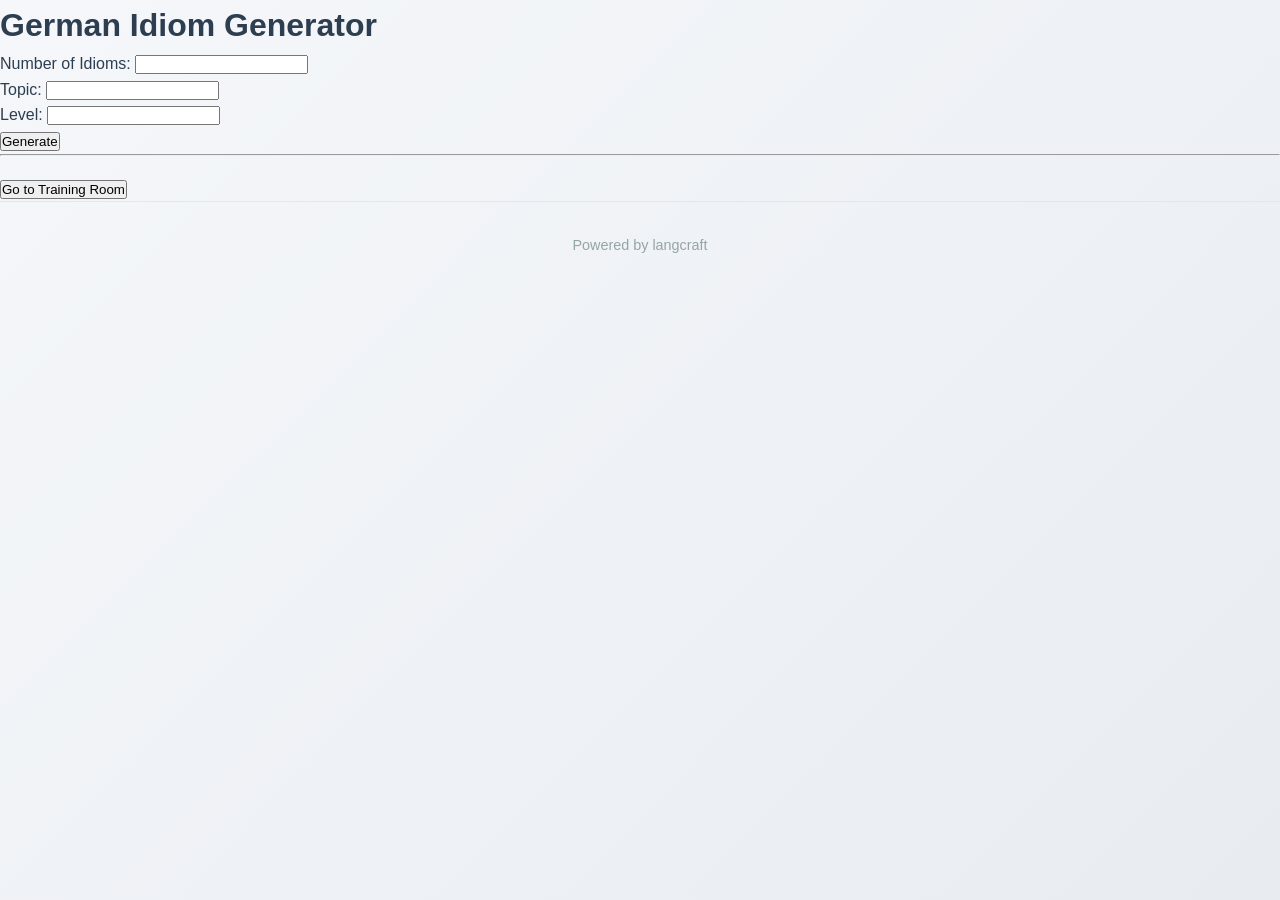
<file: templates/index.html>
<!DOCTYPE html>
<html>
<head>
    <title>German Idiom Game</title>
    <link rel="stylesheet" href="/static/style_2.css">
</head>
<body>
    <h1>German Idiom Generator</h1>

    <!-- Idiom Generation Form -->
    <form id="idiom-form">
        <label for="nbr_idioms">Number of Idioms:</label>
        <input type="number" id="nbr_idioms" name="nbr_idioms" required><br>

        <label for="topic">Topic:</label>
        <input type="text" id="topic" name="topic" required><br>

        <label for="level">Level:</label>
        <input type="text" id="level" name="level" required><br>

        <button type="submit">Generate</button>
    </form>

    <hr>

    <!-- Result: Idioms -->
    <div id="result"></div>

    <!-- Evaluation Form
    <div id="evaluation-section" style="display:none;"
        <h2>Your turn</h2>
        <form id="eval-form">
            <label for="idiom">Choose an idiom</label>
            <textarea id="idiom" name="idiom" rows="1" cols="40" required></textarea><br>

            <label for="user_sentence">Your Sentence:</label>
            <textarea id="user_sentence" name="user_sentence" rows="3" cols="40" required></textarea><br>

            <button type="submit">Evaluate</button>
        </form>
        <div id="feedback"></div>
        Go to Training Room button
        <div id="training-room-link" style="display:block; margin-top: 20px;">
            <a href="/templates/training.html">
                <button type="button">Go to Training Room</button>
            </a>
        </div>
    </div> -->

    <script>
        const idiomForm = document.getElementById("idiom-form");
        const evalSection = document.getElementById("evaluation-section"); // Make sure this element exists

        function typeText(text, elementId, speed = 30) {
            const element = document.getElementById(elementId);
            element.innerText = "";
            let i = 0;
            function typeChar() {
                if (i < text.length) {
                    element.innerText += text.charAt(i);
                    i++;
                    setTimeout(typeChar, speed);
                }
            }
            typeChar();
        }

        idiomForm.addEventListener("submit", async function(e) {
            e.preventDefault();

            const res = await fetch("/generate_idioms", {
                method: "POST",
                headers: { "Content-Type": "application/json" },
                body: JSON.stringify({
                    nbr_idioms: document.getElementById("nbr_idioms").value,
                    topic: document.getElementById("topic").value,
                    level: document.getElementById("level").value
                })
            });
            const data = await res.json();
            const idiomsText = data.idioms;
            // Type out the idioms with a typing effect
            typeText(idiomsText, "result", 20);
            // Show evaluation section if necessary
            evalSection.style.display = "block";
        });
    </script>
    
    <div id="training-room-link" style="display:block; margin-top: 20px;">
        <a href="/training">
            <button type="button">Go to Training Room</button>
        </a>
    </div>
</body>
<footer class="footer">Powered by langcraft</footer>
</html>
</file>
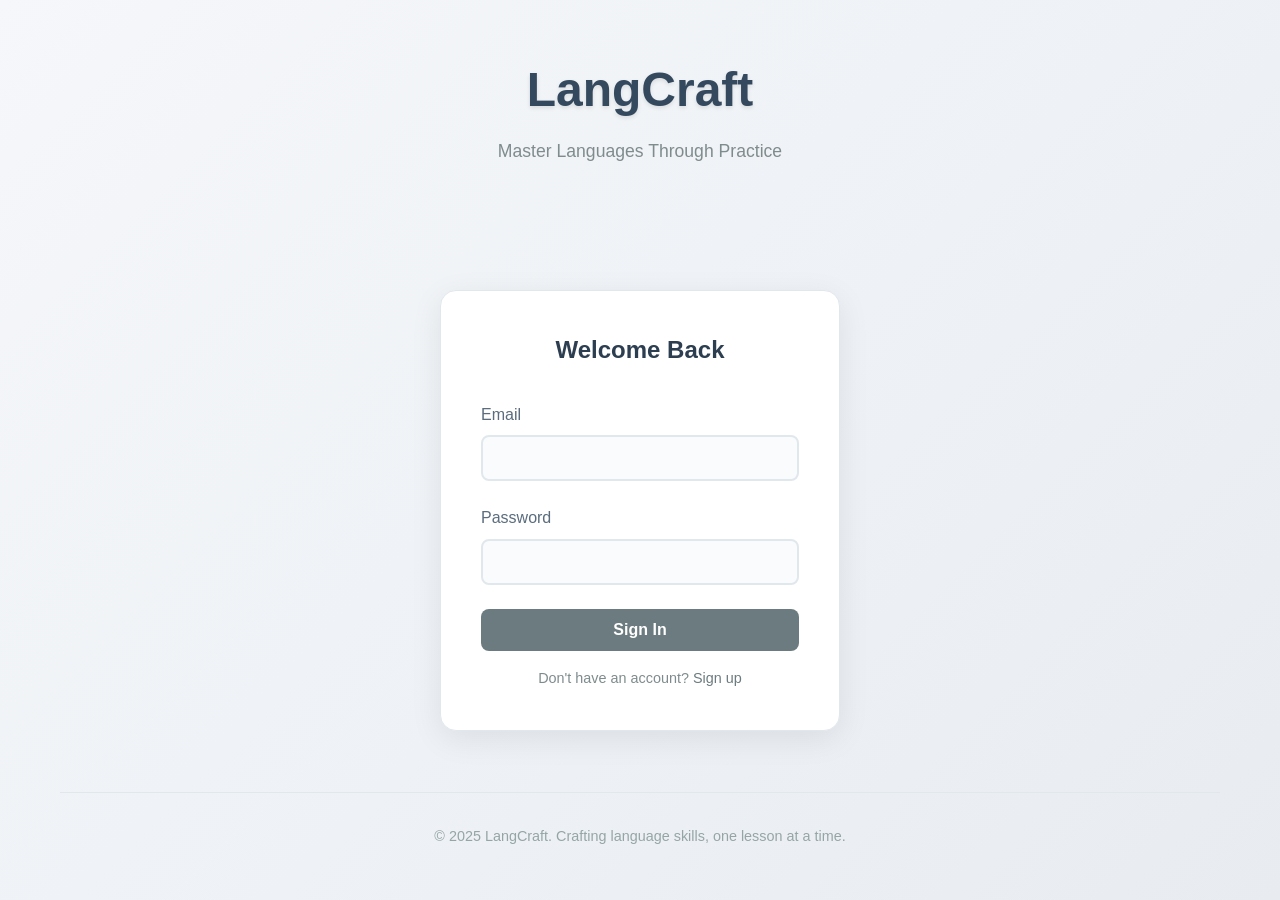
<file: templates/frontpage.html>
<!DOCTYPE html>
<html lang="en">
<head>
    <meta charset="UTF-8">
    <meta name="viewport" content="width=device-width, initial-scale=1.0">
    <title>LangCraft - Master Languages Through Practice</title>
    <link rel="stylesheet" href="/static/style_2.css">
</head>
<body>
    <div class="container">
        <!-- Header -->
        <header class="header">
            <div class="logo">
                <h1>LangCraft</h1>
                <p class="tagline">Master Languages Through Practice</p>
            </div>
        </header>

        <!-- Login Section -->
        <section class="login-section" id="loginSection">
            <div class="login-card">
                <h2>Welcome Back</h2>
                <form class="login-form" id="loginForm">
                    <div class="form-group">
                        <label for="email">Email</label>
                        <input type="email" id="email" name="email" required>
                    </div>
                    <div class="form-group">
                        <label for="password">Password</label>
                        <input type="password" id="password" name="password" required>
                    </div>
                    <button type="submit" class="btn btn-primary">Sign In</button>
                    <p class="form-footer">
                        Don't have an account? <a href="#" class="link">Sign up</a>
                    </p>
                </form>
            </div>
        </section>

        <!-- Main App Interface -->
        <main class="main-app" id="mainApp" style="display: none;">
            <div class="welcome-section">
                <h2>Welcome to LangCraft</h2>
                <p>Choose your learning path and start crafting your language skills</p>
            </div>

            <div class="craft-grid">
                <div class="craft-card" onclick="navigateToSection('idiom_craft.html')">
                    <div class="craft-icon">💭</div>
                    <h3>Idiom Craft</h3>
                    <p>Master expressions and phrases that bring language to life</p>
                </div>

                <div class="craft-card" onclick="navigateToSection('conversation_craft.html')">
                    <div class="craft-icon">💬</div>
                    <h3>Conversation Craft</h3>
                    <p>Practice real-world dialogues and speaking scenarios</p>
                </div>

                <div class="craft-card" onclick="navigateToSection('pronunciation_craft.html')">
                    <div class="craft-icon">🗣️</div>
                    <h3>Pronunciation Craft</h3>
                    <p>Perfect your accent and speaking clarity</p>
                </div>

                <div class="craft-card" onclick="navigateToSection('words_craft.html')">
                    <div class="craft-icon">📚</div>
                    <h3>Words Craft</h3>
                    <p>Build vocabulary through interactive learning</p>
                </div>

                <div class="craft-card" onclick="navigateToSection('grammar_craft.html')">
                    <div class="craft-icon">⚙️</div>
                    <h3>Grammar Craft</h3>
                    <p>Master the rules that structure language</p>
                </div>

                <div class="craft-card" onclick="navigateToSection('translator.html')">
                    <div class="craft-icon">🌐</div>
                    <h3>Translator</h3>
                    <p>Translate to any language of your choice</p>
                </div>
            </div>

            <div class="user-progress">
                <h3>Your Progress</h3>
                <div class="progress-stats">
                    <div class="stat">
                        <span class="stat-number">0</span>
                        <span class="stat-label">Lessons Completed</span>
                    </div>
                    <div class="stat">
                        <span class="stat-number">0</span>
                        <span class="stat-label">Words Learned</span>
                    </div>
                    <div class="stat">
                        <span class="stat-number">0</span>
                        <span class="stat-label">Day Streak</span>
                    </div>
                </div>
            </div>
        </main>

        <!-- Footer -->
        <footer class="footer">
            <p>&copy; 2025 LangCraft. Crafting language skills, one lesson at a time.</p>
        </footer>
    </div>

    <!-- // Login form handling -->
    <script>
        const loginForm = document.getElementById('loginForm');
        const loginSection = document.getElementById('loginSection');
        const mainApp = document.getElementById('mainApp');

        loginForm.addEventListener('submit', function(e) {
            e.preventDefault();
            
            const email = document.getElementById('email').value;
            const password = document.getElementById('password').value;
            
            // Simple validation (in real app, this would be handled by backend)
            if (email && password) {
                // Simulate successful login
                loginSection.style.display = 'none';
                mainApp.style.display = 'block';
                
                // Optional: Store user session
                sessionStorage.setItem('userLoggedIn', 'true');
                sessionStorage.setItem('userEmail', email);
            }
        });

        // Navigation function
        function navigateToSection(sectionUrl) {
            // Check if user is logged in
            if (sessionStorage.getItem('userLoggedIn') === 'true') {
                window.location.href = sectionUrl;
            } else {
                alert('Please log in to access this section');
            }
        }

        // Check if user is already logged in
        window.addEventListener('load', function() {
            if (sessionStorage.getItem('userLoggedIn') === 'true') {
                loginSection.style.display = 'none';
                mainApp.style.display = 'block';
            }
        });
    </script>
</body>
</html>
</file>
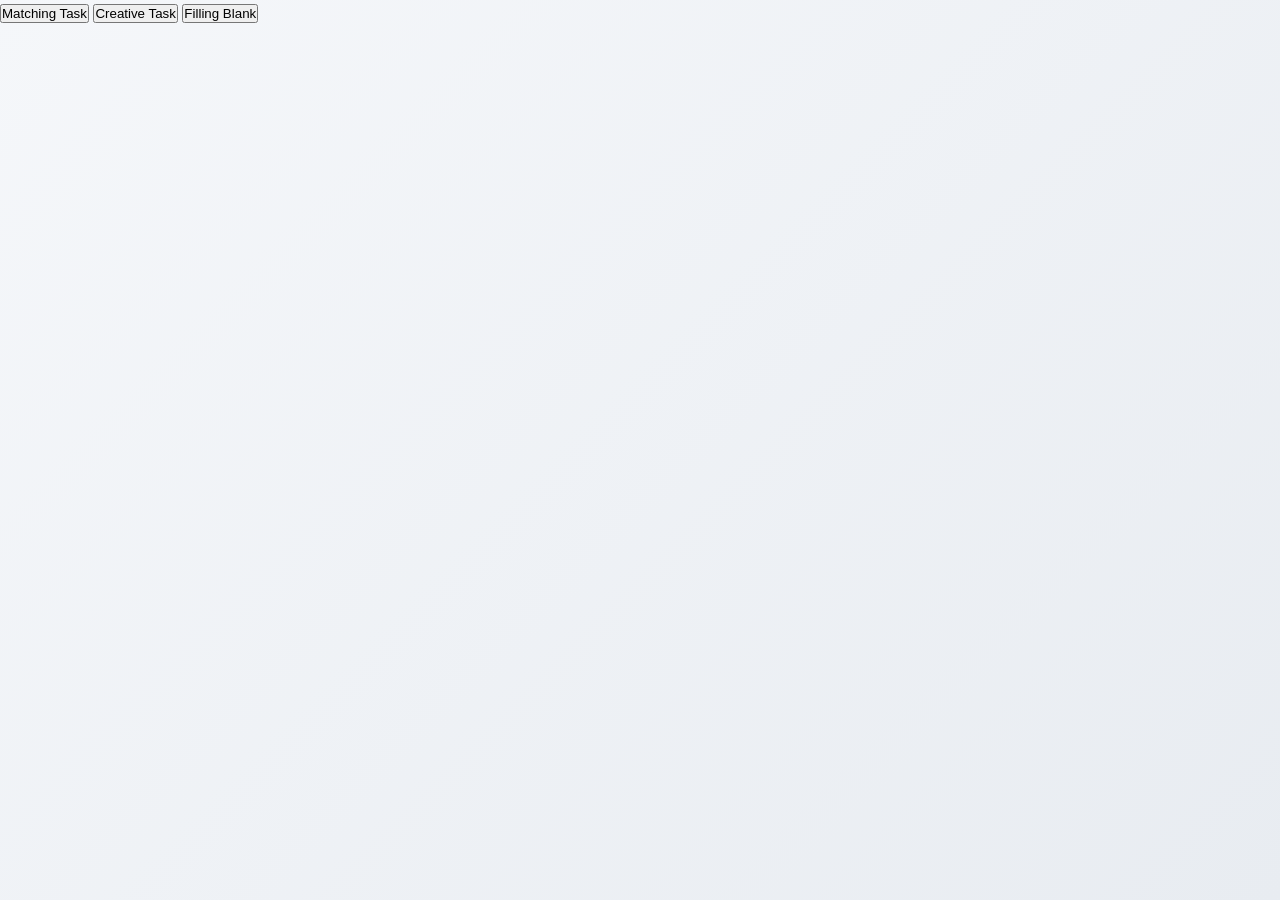
<file: templates/full_training.html>
<!DOCTYPE html>
<html>
<head>
    <title>Training Room - Idiom Games</title>
    <link rel="stylesheet" href="/static/style_2.css">
</head>
<body>
    
  <!-- GAME SELECTOR -->
  <ul id="game-selector">
    <button onclick="loadGame('matching')">Matching Task</button>
    <button onclick="loadGame('creative')">Creative Task</button>
    <button onclick="loadGame('fill')">Filling Blank</button>
  </ul>

  <div id="game-container">

    <!-- MATCHING GAME -->
    <div id="matching-game" class="game" style="display:none;">
      <h3>Matching Task</h3>
      <div id="matching-exercise">Loading...</div>
      <textarea id="matching-answers" rows="5" placeholder="e.g. 1-a\n2-b"></textarea>
      <button onclick="submitMatching()">Submit Matching</button>
      <div id="matching-feedback"></div>
    </div>

    <!-- CREATIVE GAME -->
    <div id="creative-game" class="game" style="display:none;">
      <h3>Creative Task</h3>
      <div id="idioms-list">Loading...</div> 
      <p>Write a short paragraph using at least one idiom.</p>
      <textarea id="creative-input" rows="5"></textarea>
      <button onclick="submitCreative()">Submit Creative</button>
      <div id="creative-feedback"></div>
    </div>

    <!-- FILL-IN-THE-BLANK GAME -->
    <div id="fill-game" class="game" style="display:none;">
      <h3>Fill in the Blank</h3>
      <div id="fill-exercise">Loading...</div>
      <textarea id="fill-answer" rows="4"></textarea>
      <button onclick="submitFill()">Submit Fill</button>
      <div id="fill-feedback"></div>
    </div>
  </div>
    <script>
        function loadGame(type) {
            document.querySelectorAll('.game').forEach(g => g.style.display = 'none');
            document.getElementById(`${type}-game`).style.display = 'block';

            if (type === 'matching') {
            fetch('/matching_exercise', {
                method: 'POST',
                headers: { 'Content-Type': 'application/json' },
                body: JSON.stringify({ session_id: "default" })
            }).then(res => res.json()).then(data => {
                document.getElementById("matching-exercise").innerText = data.exercise || data.error;
            });
            }

            if (type === 'fill') {
            fetch('/filling_exercise', {
                method: 'POST',
                headers: { 'Content-Type': 'application/json' },
                body: JSON.stringify({
                    session_id: "default",
                    user_answer,})
            }).then(res => res.json()).then(data => {
                document.getElementById("fill-exercise").innerText = data.exercise || data.error;
            });
            }

            if (type === 'creative') {
                fetch('/idioms_list', {
                method: 'POST',
                headers: { 'Content-Type': 'application/json' },
                body: JSON.stringify({ session_id: "default" })
            }).then(res => res.json()).then(data => {
                document.getElementById("idioms-list").innerText = data.exercise || data.error;
            });
            }
        }

        function submitMatching() {
            const user_answer = document.getElementById("matching-answers").value.trim();
            fetch('/evaluate_answer', {
            method: 'POST',
            headers: { 'Content-Type': 'application/json' },
            body: JSON.stringify({
                session_id: "default",
                user_answer,
                exercise_type: "matching"
                })
            }).then(res => res.json()).then(data => {
            document.getElementById("matching-feedback").innerText = data.feedback || data.error;
            });
        }

        function submitCreative() {
            const input = document.getElementById("creative-input").value.trim();
            fetch('/creative_game', {
            method: 'POST',
            headers: { 'Content-Type': 'application/json' },
            body: JSON.stringify({ session_id: "default", user_answer: input })
            }).then(res => res.json()).then(data => {
            document.getElementById("creative-feedback").innerText = data.feedback || data.error;
            });
        }

        function submitFill() {
            const input = document.getElementById("fill-answer").value.trim();
            fetch('/evaluate_answer', {
            method: 'POST',
            headers: { 'Content-Type': 'application/json' },
            body: JSON.stringify({
                session_id: "default", 
                user_answer, 
                exercise_type: "filling"
                })
            }).then(res => res.json()).then(data => {
            document.getElementById("fill-feedback").innerText = data.feedback || data.error;
            });
        }
    </script>

</body>         
</html>
</file>
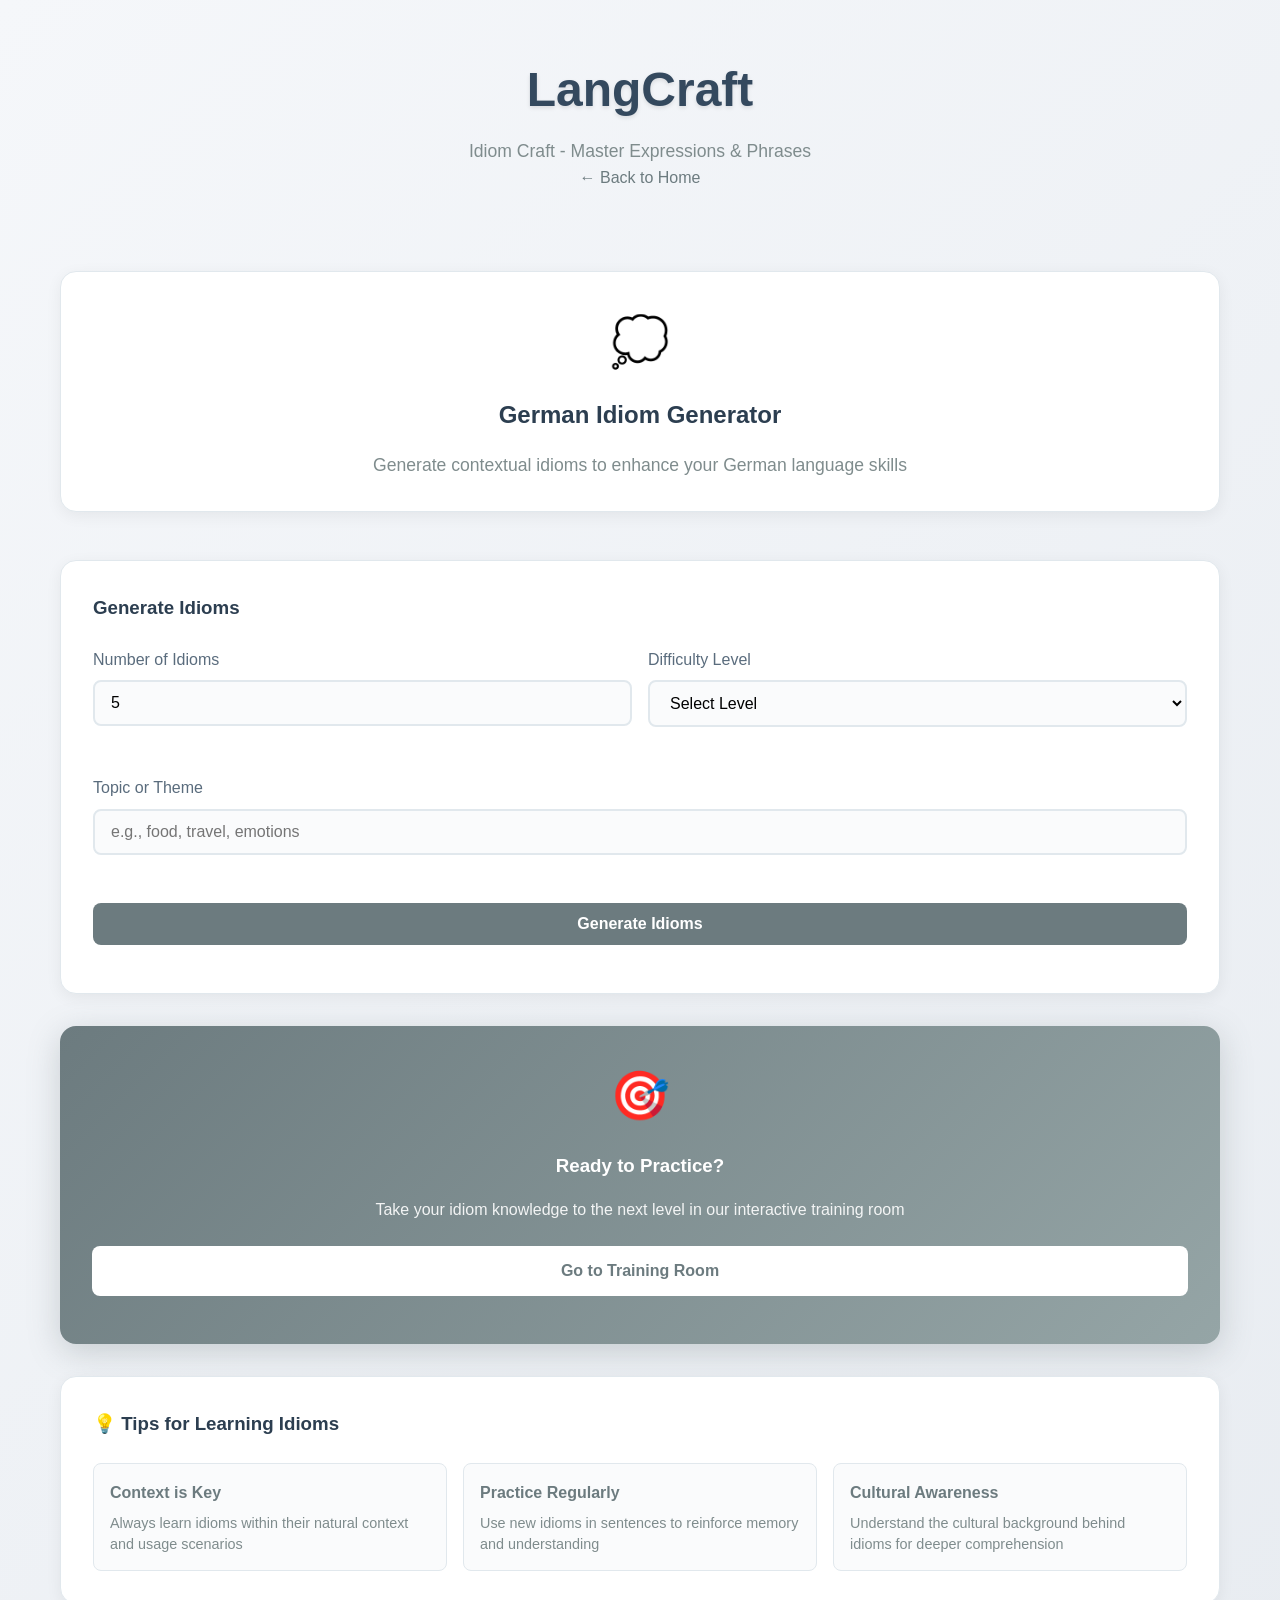
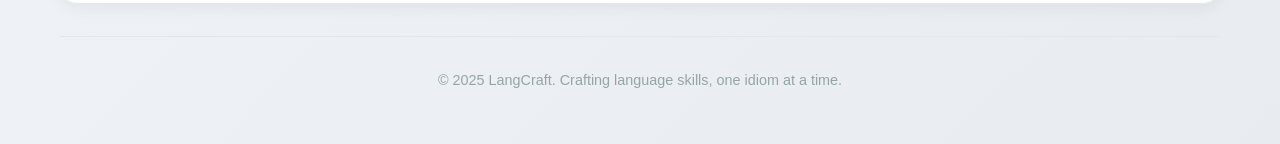
<file: templates/idiom_craft.html>
<!DOCTYPE html>
<html lang="en">
<head>
    <meta charset="UTF-8">
    <meta name="viewport" content="width=device-width, initial-scale=1.0">
    <title>Idiom Craft - LangCraft</title>
    <link rel="stylesheet" href="/static/style_2.css">
</head>
<body>
    <div class="container">
        <!-- Header -->
        <header class="header">
            <div class="logo">
                <h1>LangCraft</h1>
                <p class="tagline">Idiom Craft - Master Expressions & Phrases</p>
            </div>
            <nav class="breadcrumb">
                <a href="/" class="link">← Back to Home</a>
            </nav>
        </header>

        <!-- Main Content -->
        <main class="main-app">
            <div class="welcome-section">
                <div class="craft-icon">💭</div>
                <h2>German Idiom Generator</h2>
                <p>Generate contextual idioms to enhance your German language skills</p>
            </div>

            <!-- Idiom Generation Form -->
            <div class="form-section">
                <div class="form-card">
                    <h3>Generate Idioms</h3>
                    <form id="idiom-form" class="idiom-form">
                        <div class="form-row">
                            <div class="form-group">
                                <label for="nbr_idioms">Number of Idioms</label>
                                <input type="number" id="nbr_idioms" name="nbr_idioms" min="1" max="20" value="5" required>
                            </div>
                            <div class="form-group">
                                <label for="level">Difficulty Level</label>
                                <select id="level" name="level" required>
                                    <option value="">Select Level</option>
                                    <option value="A1">A1</option>
                                    <option value="A2">A2</option>
                                    <option value="B1">B1</option>
                                    <option value="B2">B2</option>
                                    <option value="C1">C1</option>
                                    <option value="C2">C2</option>
                                </select>
                            </div>
                        </div>
                        <div class="form-group">
                            <label for="topic">Topic or Theme</label>
                            <input type="text" id="topic" name="topic" placeholder="e.g., food, travel, emotions" required>
                        </div>
                        <button type="submit" class="btn btn-primary generate-btn">
                            <span class="btn-text">Generate Idioms</span>
                            <span class="loading-spinner" style="display: none;">⟳</span>
                        </button>
                    </form>
                </div>
            </div>

            <!-- Results Section -->
            <div id="results-section" class="results-section" style="display: none;">
                <div class="results-card">
                    <h3>Generated Idioms</h3>
                    <div id="result" class="idioms-content"></div>
                    <div class="action-buttons">
                        <button type="button" class="btn btn-secondary" onclick="generateNew()">
                            Generate New Set
                        </button>
                    </div>
                </div>
            </div>

            <!-- Training Room Link -->
            <div class="training-section">
                <div class="training-card">
                    <div class="training-icon">🎯</div>
                    <h3>Ready to Practice?</h3>
                    <p>Take your idiom knowledge to the next level in our interactive training room</p>
                    <a href="/training" class="btn btn-primary">
                        Go to Training Room
                    </a>
                </div>
            </div>

            <!-- Quick Tips -->
            <div class="tips-section">
                <h3>💡 Tips for Learning Idioms</h3>
                <div class="tips-grid">
                    <div class="tip-card">
                        <strong>Context is Key</strong>
                        <p>Always learn idioms within their natural context and usage scenarios</p>
                    </div>
                    <div class="tip-card">
                        <strong>Practice Regularly</strong>
                        <p>Use new idioms in sentences to reinforce memory and understanding</p>
                    </div>
                    <div class="tip-card">
                        <strong>Cultural Awareness</strong>
                        <p>Understand the cultural background behind idioms for deeper comprehension</p>
                    </div>
                </div>
            </div>
        </main>

        <!-- Footer -->
        <footer class="footer">
            <p>&copy; 2025 LangCraft. Crafting language skills, one idiom at a time.</p>
        </footer>
    </div>

    <script>
        const idiomForm = document.getElementById("idiom-form");
        const evalSection = document.getElementById("evaluation-section");
        const resultsSection = document.getElementById("results-section");
        const generateBtn = document.querySelector(".generate-btn");
        const btnText = document.querySelector(".btn-text");
        const loadingSpinner = document.querySelector(".loading-spinner");
        
        function typeText(text, elementId, speed = 30) {
            const element = document.getElementById(elementId);
            element.innerHTML = "";
            let i = 0;
            function typeChar() {
                if (i < text.length) {
                    // If the next character is a newline, insert <br>
                    if (text.charAt(i) === "\n") {
                        element.innerHTML += "<br>";
                    } else {
                        // Escape HTML special characters for safety
                        const char = text.charAt(i)
                            .replace(/&/g, "&amp;")
                            .replace(/</g, "&lt;")
                            .replace(/>/g, "&gt;");
                        element.innerHTML += char;
                    }
                    i++;
                    setTimeout(typeChar, speed);
                }
            }
            typeChar();
        }
                
        function formatIdiomsText(text) {
            // Split text into individual idioms and format them nicely
            const lines = text.split('\n').filter(line => line.trim());
            let formattedHtml = '';
            
            lines.forEach((line, index) => {
                if (line.trim()) {
                    // Check if line contains idiom structure (German - English)
                    if (line.includes(' - ') || line.includes(':')) {
                        formattedHtml += `<div class="idiom-item">
                            <div class="idiom-number">${index + 1}</div>
                            <div class="idiom-content">${line.trim()}</div>
                        </div>`;
                    } else {
                        formattedHtml += `<div class="idiom-item">
                            <div class="idiom-number">${index + 1}</div>
                            <div class="idiom-content">${line.trim()}</div>
                        </div>`;
                    }
                }
            });
            
            return formattedHtml || `<div class="idiom-item"><div class="idiom-content">${text}</div></div>`;
        }

        function setLoadingState(isLoading) {
            if (isLoading) {
                btnText.style.display = "none";
                loadingSpinner.style.display = "inline-block";
                loadingSpinner.style.animation = "spin 1s linear infinite";
                generateBtn.disabled = true;
                generateBtn.style.opacity = "0.7";
            } else {
                btnText.style.display = "inline-block";
                loadingSpinner.style.display = "none";
                generateBtn.disabled = false;
                generateBtn.style.opacity = "1";
            }
        }

        function generateNew() {
            resultsSection.style.display = "none";
            document.getElementById("result").innerHTML = "";
            // Scroll to form
            document.querySelector(".form-section").scrollIntoView({ 
                behavior: 'smooth' 
            });
        }

        idiomForm.addEventListener("submit", async function(e) {
            e.preventDefault();
            
            setLoadingState(true);

            try {
                const res = await fetch("/generate_idioms", {
                    method: "POST",
                    headers: { "Content-Type": "application/json" },
                    body: JSON.stringify({
                        nbr_idioms: document.getElementById("nbr_idioms").value,
                        topic: document.getElementById("topic").value,
                        level: document.getElementById("level").value
                    })
                });

                if (!res.ok) {
                    throw new Error(`HTTP error! status: ${res.status}`);
                }

                const data = await res.json();
                const idiomsText = data.idioms;
                
                // Show results section
                resultsSection.style.display = "block";
                
                // Type out the idioms with formatting
                typeText(idiomsText, "result", 20);
                
                // Scroll to results
                setTimeout(() => {
                    resultsSection.scrollIntoView({ 
                        behavior: 'smooth' 
                    });
                }, 500);

            } catch (error) {
                console.error("Error generating idioms:", error);
                resultsSection.style.display = "block";
                document.getElementById("result").innerHTML = `
                    <div class="error-message">
                        <p>⚠️ Sorry, there was an error generating idioms. Please try again.</p>
                        <p class="error-detail">Error: ${error.message}</p>
                    </div>
                `;
                resultsSection.scrollIntoView({ behavior: 'smooth' });
            } finally {
                setLoadingState(false);
            }
        });

        // Add spinning animation for loading
        const style = document.createElement('style');
        style.textContent = `
            @keyframes spin {
                0% { transform: rotate(0deg); }
                100% { transform: rotate(360deg); }
            }
        `;
        document.head.appendChild(style);
    </script>

    <style>
        /* Additional styles specific to Idiom Craft */
        .breadcrumb {
            margin-bottom: 1rem;
        }

        .breadcrumb .link {
            color: #6c7b7f;
            text-decoration: none;
            font-weight: 500;
            transition: color 0.3s ease;
        }

        .breadcrumb .link:hover {
            color: #2c3e50;
            text-decoration: underline;
        }

        .form-section {
            margin-bottom: 2rem;
        }

        .form-card {
            background: white;
            border-radius: 16px;
            padding: 2rem;
            box-shadow: 0 4px 16px rgba(0,0,0,0.06);
            border: 1px solid #e1e8ed;
        }

        .form-card h3 {
            color: #2c3e50;
            margin-bottom: 1.5rem;
            font-weight: 600;
        }

        .idiom-form {
            display: flex;
            flex-direction: column;
            gap: 1.5rem;
        }

        .form-row {
            display: grid;
            grid-template-columns: 1fr 1fr;
            gap: 1rem;
        }

        .form-group {
            display: flex;
            flex-direction: column;
        }

        .form-group label {
            margin-bottom: 0.5rem;
            color: #5a6c7d;
            font-weight: 500;
        }

        .form-group input,
        .form-group select {
            padding: 0.75rem 1rem;
            border: 2px solid #e1e8ed;
            border-radius: 8px;
            font-size: 1rem;
            transition: all 0.3s ease;
            background: #fafbfc;
        }

        .form-group input:focus,
        .form-group select:focus {
            outline: none;
            border-color: #6c7b7f;
            background: white;
            box-shadow: 0 0 0 3px rgba(108, 123, 127, 0.1);
        }

        .generate-btn {
            align-self: flex-start;
            min-width: 180px;
            position: relative;
        }

        .results-section {
            margin-bottom: 2rem;
        }

        .results-card {
            background: white;
            border-radius: 16px;
            padding: 2rem;
            box-shadow: 0 4px 16px rgba(0,0,0,0.06);
            border: 1px solid #e1e8ed;
        }

        .results-card h3 {
            color: #2c3e50;
            margin-bottom: 1.5rem;
            font-weight: 600;
        }

        .idioms-content {
            margin-bottom: 1.5rem;
        }

        .idiom-item {
            display: flex;
            align-items: flex-start;
            margin-bottom: 1rem;
            padding: 1rem;
            background: #fafbfc;
            border-radius: 8px;
            border-left: 4px solid #6c7b7f;
        }

        .idiom-number {
            background: #6c7b7f;
            color: white;
            border-radius: 50%;
            width: 24px;
            height: 24px;
            display: flex;
            align-items: center;
            justify-content: center;
            font-size: 0.8rem;
            font-weight: 600;
            margin-right: 1rem;
            flex-shrink: 0;
        }

        .idiom-content {
            line-height: 1.6;
            color: #2c3e50;
        }

        .action-buttons {
            display: flex;
            gap: 1rem;
        }

        .btn-secondary {
            background: #f8f9fa;
            color: #6c7b7f;
            border: 2px solid #e1e8ed;
        }

        .btn-secondary:hover {
            background: #e9ecef;
            border-color: #6c7b7f;
        }

        .training-section {
            margin-bottom: 2rem;
        }

        .training-card {
            background: linear-gradient(135deg, #6c7b7f 0%, #95a5a6 100%);
            color: white;
            border-radius: 16px;
            padding: 2rem;
            text-align: center;
            box-shadow: 0 8px 32px rgba(108, 123, 127, 0.3);
        }

        .training-icon {
            font-size: 3rem;
            margin-bottom: 1rem;
        }

        .training-card h3 {
            color: white;
            margin-bottom: 1rem;
        }

        .training-card p {
            margin-bottom: 1.5rem;
            opacity: 0.9;
        }

        .training-card .btn {
            background: white;
            color: #6c7b7f;
            border: none;
        }

        .training-card .btn:hover {
            background: #f8f9fa;
            transform: translateY(-2px);
        }

        .tips-section {
            background: white;
            border-radius: 16px;
            padding: 2rem;
            box-shadow: 0 4px 16px rgba(0,0,0,0.06);
            border: 1px solid #e1e8ed;
            margin-bottom: 2rem;
        }

        .tips-section h3 {
            color: #2c3e50;
            margin-bottom: 1.5rem;
            font-weight: 600;
        }

        .tips-grid {
            display: grid;
            grid-template-columns: repeat(auto-fit, minmax(250px, 1fr));
            gap: 1rem;
        }

        .tip-card {
            padding: 1rem;
            background: #fafbfc;
            border-radius: 8px;
            border: 1px solid #e1e8ed;
        }

        .tip-card strong {
            color: #6c7b7f;
            display: block;
            margin-bottom: 0.5rem;
        }

        .tip-card p {
            color: #7f8c8d;
            font-size: 0.9rem;
            line-height: 1.4;
            margin: 0;
        }

        .error-message {
            text-align: center;
            padding: 2rem;
            color: #e74c3c;
            background: #fdf2f2;
            border-radius: 8px;
            border: 1px solid #f5c6cb;
        }

        .error-detail {
            font-size: 0.9rem;
            opacity: 0.7;
            margin-top: 0.5rem;
        }

        @media (max-width: 768px) {
            .form-row {
                grid-template-columns: 1fr;
            }
            
            .tips-grid {
                grid-template-columns: 1fr;
            }
            
            .action-buttons {
                flex-direction: column;
            }
        }
    </style>
</body>
</html>
</file>
<file: static/style_2.css>
/* LangCraft - Neutral, Eye-Friendly Design */

* {
    margin: 0;
    padding: 0;
    box-sizing: border-box;
}

body {
    font-family: 'Segoe UI', Tahoma, Geneva, Verdana, sans-serif;
    line-height: 1.6;
    color: #2c3e50;
    background: linear-gradient(135deg, #f5f7fa 0%, #e8ecf1 100%);
    min-height: 100vh;
}

.container {
    max-width: 1200px;
    margin: 0 auto;
    padding: 20px;
    min-height: 100vh;
    display: flex;
    flex-direction: column;
}

/* Header Styles */
.header {
    text-align: center;
    margin-bottom: 2rem;
    padding: 2rem 0;
}

.logo h1 {
    font-size: 3rem;
    font-weight: 700;
    color: #34495e;
    margin-bottom: 0.5rem;
    text-shadow: 0 2px 4px rgba(0,0,0,0.1);
}

.tagline {
    font-size: 1.1rem;
    color: #7f8c8d;
    font-weight: 300;
}

/* Login Section */
.login-section {
    display: flex;
    justify-content: center;
    align-items: center;
    flex: 1;
    margin: 2rem 0;
}

.login-card {
    background: white;
    border-radius: 16px;
    padding: 2.5rem;
    box-shadow: 0 8px 32px rgba(0,0,0,0.08);
    width: 100%;
    max-width: 400px;
    border: 1px solid #e1e8ed;
}

.login-card h2 {
    text-align: center;
    margin-bottom: 2rem;
    color: #2c3e50;
    font-weight: 600;
}

.form-group {
    margin-bottom: 1.5rem;
}

.form-group label {
    display: block;
    margin-bottom: 0.5rem;
    color: #5a6c7d;
    font-weight: 500;
}

.form-group input {
    width: 100%;
    padding: 0.75rem 1rem;
    border: 2px solid #e1e8ed;
    border-radius: 8px;
    font-size: 1rem;
    transition: all 0.3s ease;
    background: #fafbfc;
}

.form-group input:focus {
    outline: none;
    border-color: #6c7b7f;
    background: white;
    box-shadow: 0 0 0 3px rgba(108, 123, 127, 0.1);
}

.btn {
    padding: 0.75rem 1.5rem;
    border: none;
    border-radius: 8px;
    font-size: 1rem;
    font-weight: 600;
    cursor: pointer;
    transition: all 0.3s ease;
    text-decoration: none;
    display: inline-block;
    text-align: center;
}

.btn-primary {
    background: #6c7b7f;
    color: white;
    width: 100%;
    margin-bottom: 1rem;
}

.btn-primary:hover {
    background: #5a6c70;
    transform: translateY(-1px);
    box-shadow: 0 4px 12px rgba(108, 123, 127, 0.3);
}

.form-footer {
    text-align: center;
    color: #7f8c8d;
    font-size: 0.9rem;
}

.link {
    color: #6c7b7f;
    text-decoration: none;
    font-weight: 500;
}

.link:hover {
    text-decoration: underline;
}

/* Main App Interface */
.main-app {
    flex: 1;
}

.welcome-section {
    text-align: center;
    margin-bottom: 3rem;
    padding: 2rem;
    background: white;
    border-radius: 16px;
    box-shadow: 0 4px 16px rgba(0,0,0,0.06);
    border: 1px solid #e1e8ed;
}

.welcome-section h2 {
    color: #2c3e50;
    margin-bottom: 1rem;
    font-weight: 600;
}

.welcome-section p {
    color: #7f8c8d;
    font-size: 1.1rem;
}

/* Craft Grid */
.craft-grid {
    display: grid;
    grid-template-columns: repeat(auto-fit, minmax(280px, 1fr));
    gap: 1.5rem;
    margin-bottom: 3rem;
}

.craft-card {
    background: white;
    border-radius: 16px;
    padding: 2rem;
    text-align: center;
    cursor: pointer;
    transition: all 0.3s ease;
    box-shadow: 0 4px 16px rgba(0,0,0,0.06);
    border: 2px solid #e1e8ed;
    position: relative;
    overflow: hidden;
}

.craft-card::before {
    content: '';
    position: absolute;
    top: 0;
    left: 0;
    right: 0;
    height: 4px;
    background: linear-gradient(90deg, #6c7b7f, #95a5a6);
    transform: scaleX(0);
    transition: transform 0.3s ease;
}

.craft-card:hover {
    transform: translateY(-4px);
    box-shadow: 0 8px 32px rgba(0,0,0,0.12);
    border-color: #6c7b7f;
}

.craft-card:hover::before {
    transform: scaleX(1);
}

.craft-icon {
    font-size: 3rem;
    margin-bottom: 1rem;
    filter: grayscale(20%);
}

.craft-card h3 {
    color: #2c3e50;
    margin-bottom: 1rem;
    font-weight: 600;
    font-size: 1.3rem;
}

.craft-card p {
    color: #7f8c8d;
    line-height: 1.5;
    font-size: 0.95rem;
}

/* User Progress */
.user-progress {
    background: white;
    border-radius: 16px;
    padding: 2rem;
    box-shadow: 0 4px 16px rgba(0,0,0,0.06);
    border: 1px solid #e1e8ed;
    margin-bottom: 2rem;
}

.user-progress h3 {
    color: #2c3e50;
    margin-bottom: 1.5rem;
    text-align: center;
    font-weight: 600;
}

.progress-stats {
    display: grid;
    grid-template-columns: repeat(auto-fit, minmax(120px, 1fr));
    gap: 1.5rem;
}

.stat {
    text-align: center;
    padding: 1rem;
    background: #fafbfc;
    border-radius: 12px;
    border: 1px solid #e1e8ed;
}

.stat-number {
    display: block;
    font-size: 2rem;
    font-weight: 700;
    color: #6c7b7f;
    margin-bottom: 0.5rem;
}

.stat-label {
    font-size: 0.9rem;
    color: #7f8c8d;
    font-weight: 500;
}

/* Footer */
.footer {
    text-align: center;
    padding: 2rem 0;
    color: #95a5a6;
    font-size: 0.9rem;
    border-top: 1px solid #e1e8ed;
    margin-top: auto;
}

/* Responsive Design */
@media (max-width: 768px) {
    .container {
        padding: 15px;
    }
    
    .logo h1 {
        font-size: 2.5rem;
    }
    
    .login-card {
        padding: 2rem;
        margin: 1rem;
    }
    
    .craft-grid {
        grid-template-columns: 1fr;
        gap: 1rem;
    }
    
    .craft-card {
        padding: 1.5rem;
    }
    
    .progress-stats {
        grid-template-columns: repeat(3, 1fr);
        gap: 1rem;
    }
    
    .stat {
        padding: 0.75rem;
    }
    
    .stat-number {
        font-size: 1.5rem;
    }
}

@media (max-width: 480px) {
    .progress-stats {
        grid-template-columns: 1fr;
    }
    
    .welcome-section {
        padding: 1.5rem;
    }
    
    .logo h1 {
        font-size: 2rem;
    }
}
</file>
